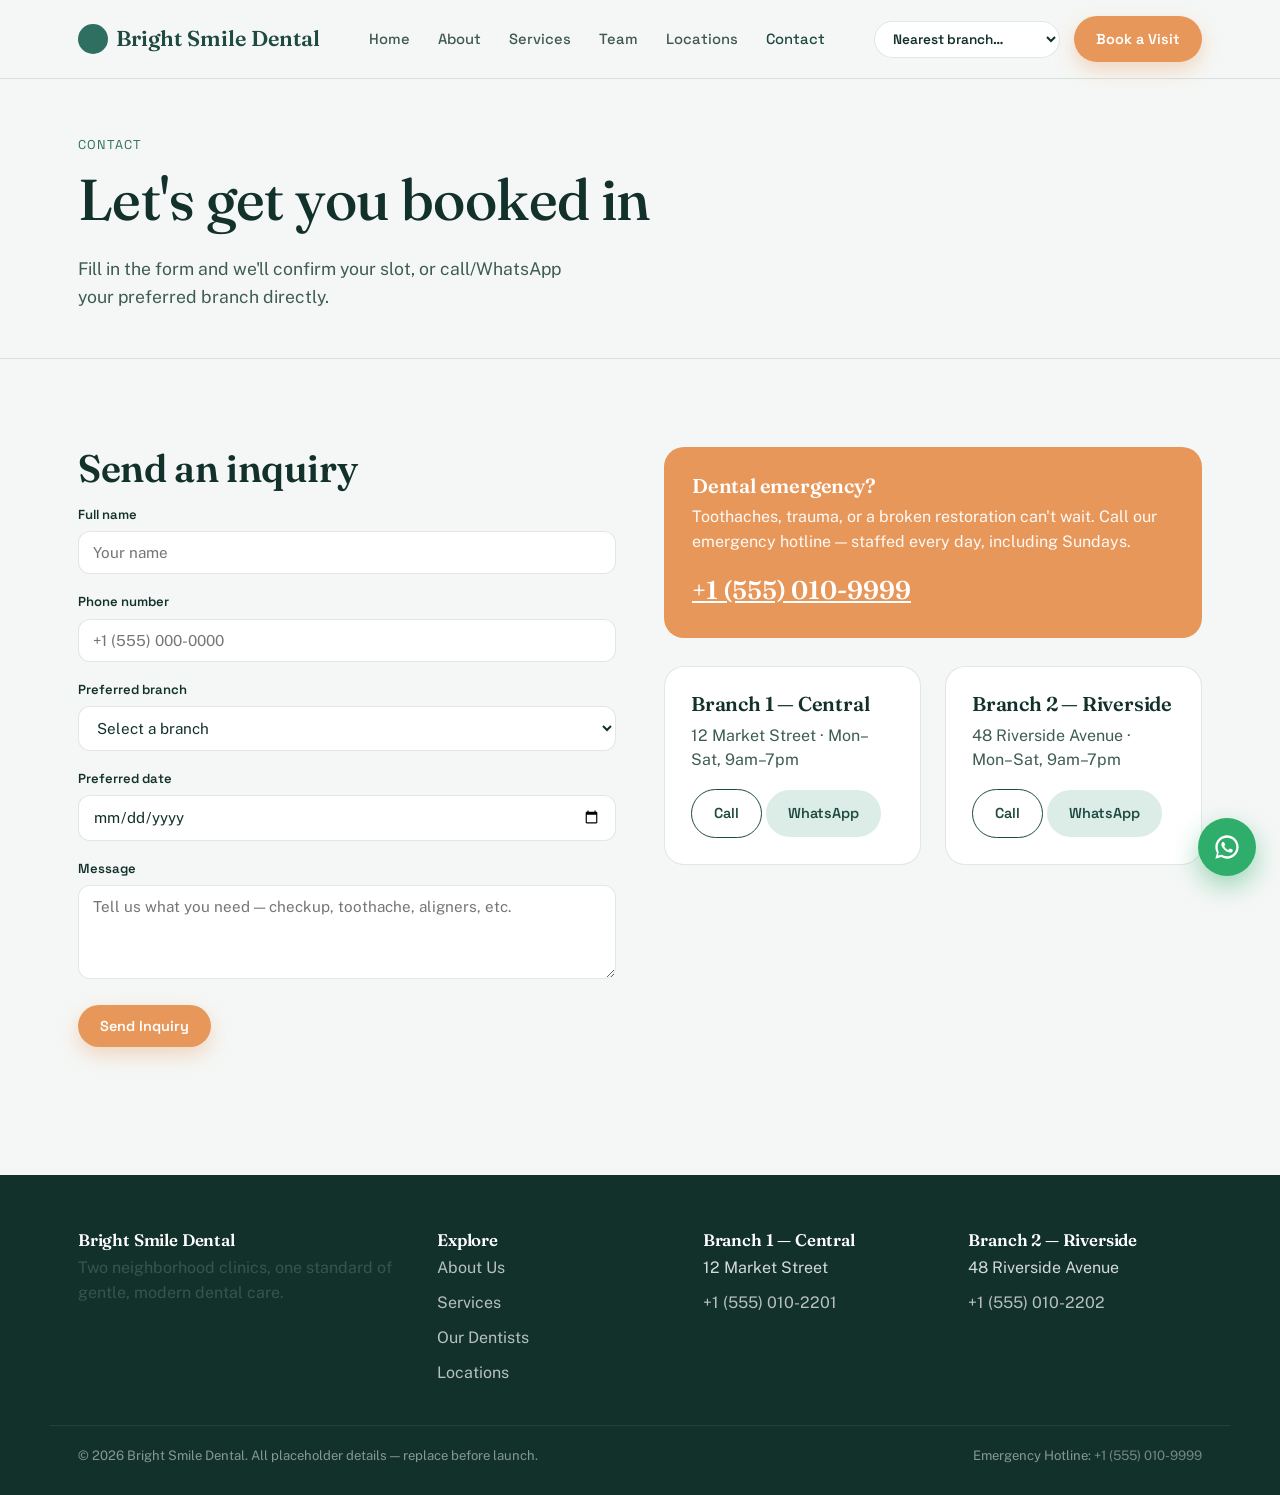
<file: contact.html>
<!DOCTYPE html>
<html lang="en">
<head>
<meta charset="UTF-8">
<meta name="viewport" content="width=device-width, initial-scale=1.0">
<title>Contact Us — Bright Smile Dental</title>
<meta name="description" content="Book an appointment at either Bright Smile Dental branch, or reach our emergency hotline for urgent dental issues.">
<link rel="stylesheet" href="styles.css">
</head>
<body>

<header class="site-header">
  <div class="nav-wrap">
    <a href="index.html" class="logo"><span class="logo-mark"></span>Bright Smile Dental</a>
    <nav class="primary-nav">
      <a href="index.html">Home</a>
      <a href="about.html">About</a>
      <a href="services.html">Services</a>
      <a href="team.html">Team</a>
      <a href="locations.html">Locations</a>
      <a href="contact.html" class="active">Contact</a>
    </nav>
    <div class="nav-cta">
      <div class="branch-switcher">
        <select aria-label="Jump to a branch">
          <option value="">Nearest branch…</option>
          <option value="branch-1">Branch 1 — Central</option>
          <option value="branch-2">Branch 2 — Riverside</option>
        </select>
      </div>
      <a href="contact.html" class="btn btn-primary">Book a Visit</a>
      <button class="menu-toggle" aria-label="Toggle menu">☰</button>
    </div>
  </div>
</header>

<section class="page-hero">
  <div class="container">
    <p class="breadcrumb">Contact</p>
    <h1>Let's get you booked in</h1>
    <p class="hero-sub">Fill in the form and we'll confirm your slot, or call/WhatsApp your preferred branch directly.</p>
  </div>
</section>

<section>
  <div class="container contact-grid">
    <div>
      <h2>Send an inquiry</h2>
      <form id="contact-form" onsubmit="event.preventDefault(); document.getElementById('form-success').style.display='block'; this.reset();">
        <div class="form-field">
          <label for="name">Full name</label>
          <input type="text" id="name" name="name" required placeholder="Your name">
        </div>
        <div class="form-field">
          <label for="phone">Phone number</label>
          <input type="tel" id="phone" name="phone" required placeholder="+1 (555) 000-0000">
        </div>
        <div class="form-field">
          <label for="branch">Preferred branch</label>
          <select id="branch" name="branch" required>
            <option value="">Select a branch</option>
            <option value="branch-1">Branch 1 — Central</option>
            <option value="branch-2">Branch 2 — Riverside</option>
            <option value="either">Either — whichever's soonest</option>
          </select>
        </div>
        <div class="form-field">
          <label for="date">Preferred date</label>
          <input type="date" id="date" name="date">
        </div>
        <div class="form-field">
          <label for="message">Message</label>
          <textarea id="message" name="message" rows="4" placeholder="Tell us what you need — checkup, toothache, aligners, etc."></textarea>
        </div>
        <button type="submit" class="btn btn-primary">Send Inquiry</button>
        <p id="form-success" style="display:none; color: var(--teal-dark); margin-top:14px; font-weight:600;">Thanks — we'll confirm your appointment shortly. (Demo form — connect to a booking backend before launch.)</p>
      </form>
    </div>

    <div>
      <div class="emergency-box">
        <h3>Dental emergency?</h3>
        <p style="color:white; opacity:0.95;">Toothaches, trauma, or a broken restoration can't wait. Call our emergency hotline — staffed every day, including Sundays.</p>
        <a href="tel:+15550109999" style="font-family: var(--font-display); font-size:1.6rem; font-weight:600;">+1 (555) 010-9999</a>
      </div>

      <div style="margin-top: 28px;" class="grid-cards" >
        <div class="card">
          <h3>Branch 1 — Central</h3>
          <p>12 Market Street · Mon–Sat, 9am–7pm</p>
          <div class="phone-row">
            <a href="tel:+15550102201" class="btn btn-outline">Call</a>
            <a href="https://wa.me/15550102201" class="btn btn-ghost">WhatsApp</a>
          </div>
        </div>
        <div class="card">
          <h3>Branch 2 — Riverside</h3>
          <p>48 Riverside Avenue · Mon–Sat, 9am–7pm</p>
          <div class="phone-row">
            <a href="tel:+15550102202" class="btn btn-outline">Call</a>
            <a href="https://wa.me/15550102202" class="btn btn-ghost">WhatsApp</a>
          </div>
        </div>
      </div>
    </div>
  </div>
</section>

<footer class="site-footer">
  <div class="container footer-grid">
    <div>
      <h3>Bright Smile Dental</h3>
      <p style="opacity:0.85;">Two neighborhood clinics, one standard of gentle, modern dental care.</p>
    </div>
    <div>
      <h3>Explore</h3>
      <ul>
        <li><a href="about.html">About Us</a></li>
        <li><a href="services.html">Services</a></li>
        <li><a href="team.html">Our Dentists</a></li>
        <li><a href="locations.html">Locations</a></li>
      </ul>
    </div>
    <div>
      <h3>Branch 1 — Central</h3>
      <ul>
        <li>12 Market Street</li>
        <li><a href="tel:+15550102201">+1 (555) 010-2201</a></li>
      </ul>
    </div>
    <div>
      <h3>Branch 2 — Riverside</h3>
      <ul>
        <li>48 Riverside Avenue</li>
        <li><a href="tel:+15550102202">+1 (555) 010-2202</a></li>
      </ul>
    </div>
  </div>
  <div class="container footer-bottom">
    <span>© 2026 Bright Smile Dental. All placeholder details — replace before launch.</span>
    <span>Emergency Hotline: <a href="tel:+15550109999">+1 (555) 010-9999</a></span>
  </div>
</footer>

<a href="https://wa.me/15550102201" class="whatsapp-float" aria-label="Chat on WhatsApp">
  <svg width="28" height="28" viewBox="0 0 24 24" fill="white"><path d="M12 2C6.48 2 2 6.48 2 12c0 1.85.5 3.58 1.38 5.07L2 22l5.07-1.36A9.94 9.94 0 0012 22c5.52 0 10-4.48 10-10S17.52 2 12 2zm0 18c-1.66 0-3.2-.46-4.52-1.26l-.32-.19-3.01.81.81-2.94-.21-.32A7.94 7.94 0 014 12c0-4.41 3.59-8 8-8s8 3.59 8 8-3.59 8-8 8zm4.4-5.9c-.24-.12-1.43-.71-1.65-.79-.22-.08-.38-.12-.54.12-.16.24-.62.79-.76.95-.14.16-.28.18-.52.06-.24-.12-1.01-.37-1.92-1.18-.71-.63-1.19-1.42-1.33-1.66-.14-.24-.01-.37.11-.49.11-.11.24-.28.36-.42.12-.14.16-.24.24-.4.08-.16.04-.3-.02-.42-.06-.12-.54-1.31-.74-1.79-.19-.47-.39-.4-.54-.41-.14-.01-.3-.01-.46-.01-.16 0-.42.06-.64.3-.22.24-.84.82-.84 2s.86 2.32.98 2.48c.12.16 1.7 2.6 4.12 3.64.58.25 1.03.4 1.38.51.58.18 1.11.16 1.53.1.47-.07 1.43-.58 1.63-1.15.2-.56.2-1.04.14-1.15-.06-.1-.22-.16-.46-.28z"/></svg>
</a>

<script src="script.js"></script>
</body>
</html>
</file>
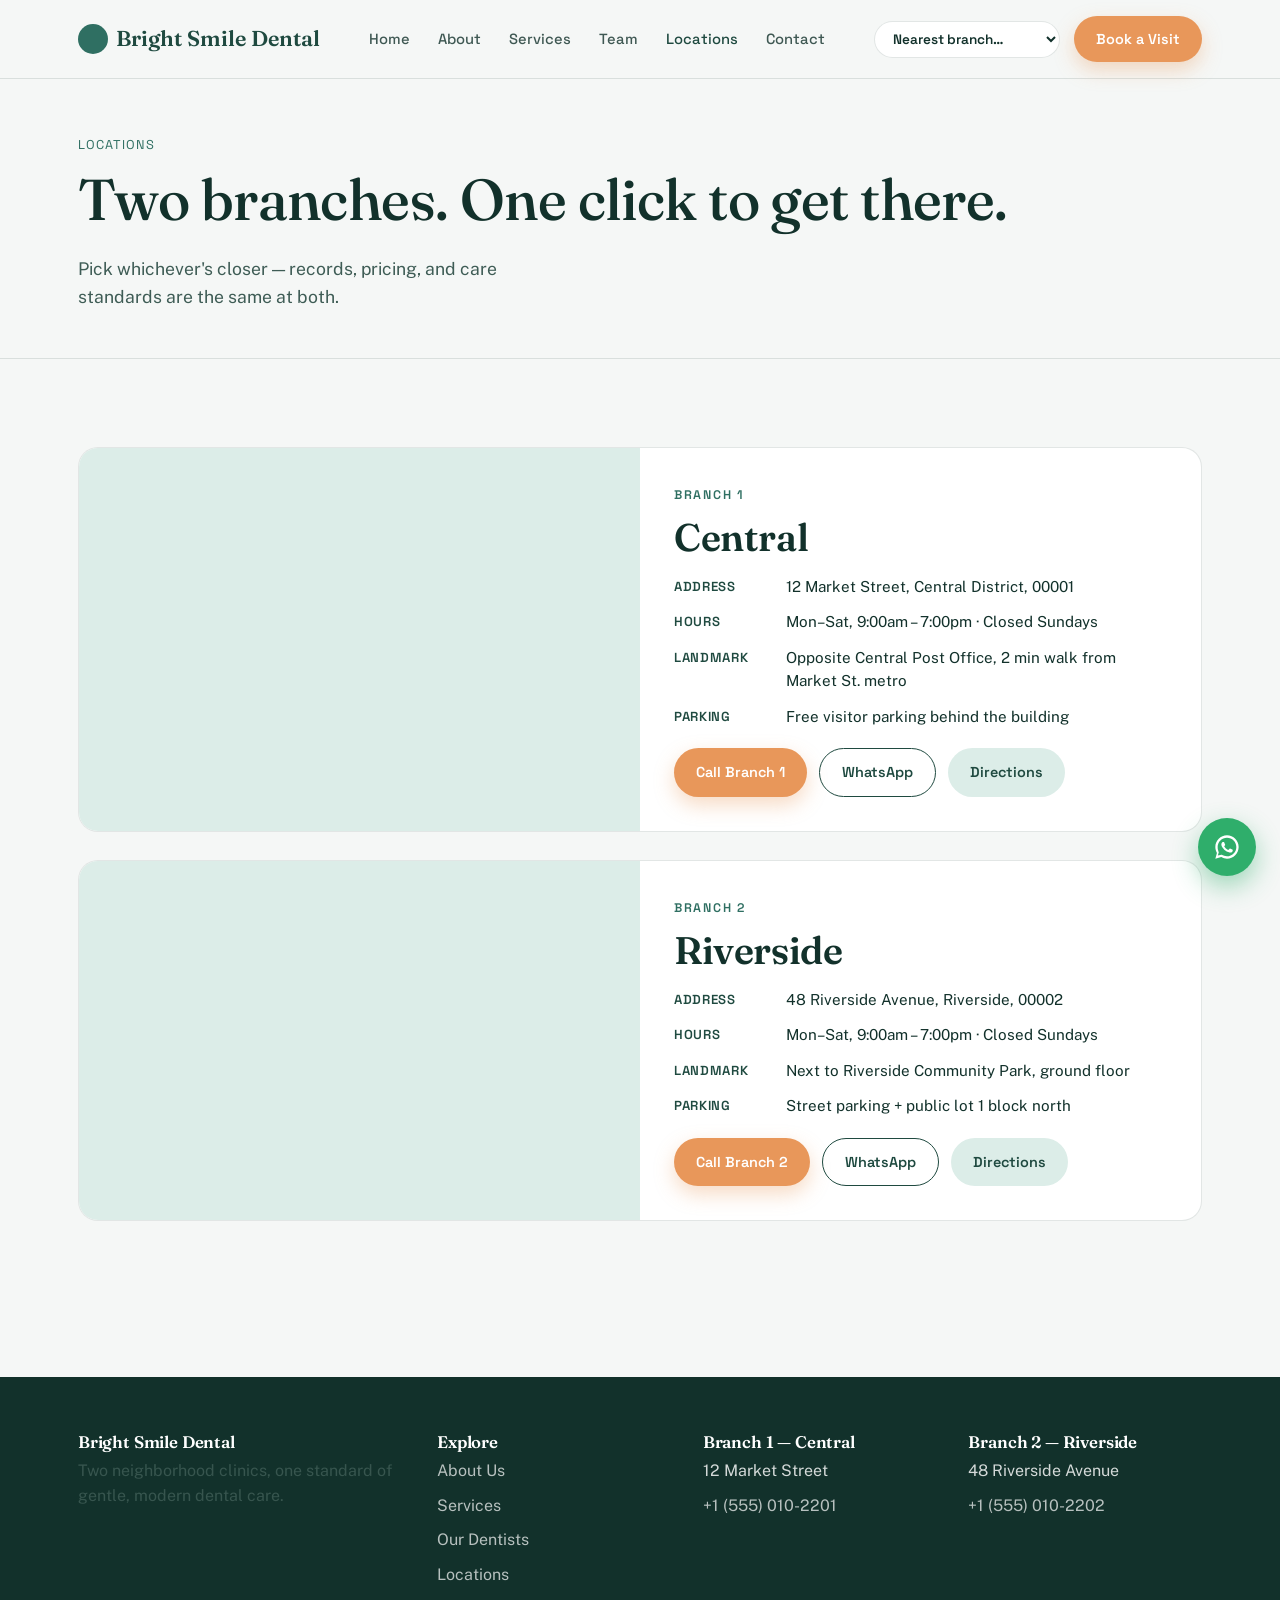
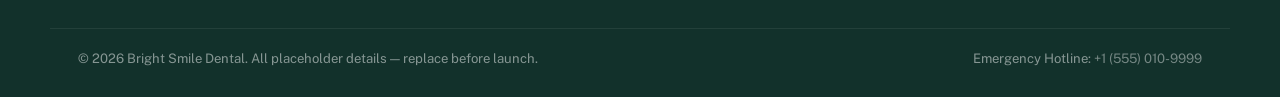
<file: locations.html>
<!DOCTYPE html>
<html lang="en">
<head>
<meta charset="UTF-8">
<meta name="viewport" content="width=device-width, initial-scale=1.0">
<title>Locations — Bright Smile Dental</title>
<meta name="description" content="Find Bright Smile Dental's two branches — Central and Riverside — with addresses, hours, phone, WhatsApp, and directions.">
<link rel="stylesheet" href="styles.css">
</head>
<body>

<header class="site-header">
  <div class="nav-wrap">
    <a href="index.html" class="logo"><span class="logo-mark"></span>Bright Smile Dental</a>
    <nav class="primary-nav">
      <a href="index.html">Home</a>
      <a href="about.html">About</a>
      <a href="services.html">Services</a>
      <a href="team.html">Team</a>
      <a href="locations.html" class="active">Locations</a>
      <a href="contact.html">Contact</a>
    </nav>
    <div class="nav-cta">
      <div class="branch-switcher">
        <select aria-label="Jump to a branch">
          <option value="">Nearest branch…</option>
          <option value="branch-1">Branch 1 — Central</option>
          <option value="branch-2">Branch 2 — Riverside</option>
        </select>
      </div>
      <a href="contact.html" class="btn btn-primary">Book a Visit</a>
      <button class="menu-toggle" aria-label="Toggle menu">☰</button>
    </div>
  </div>
</header>

<section class="page-hero">
  <div class="container">
    <p class="breadcrumb">Locations</p>
    <h1>Two branches. One click to get there.</h1>
    <p class="hero-sub">Pick whichever's closer — records, pricing, and care standards are the same at both.</p>
  </div>
</section>

<section>
  <div class="container">

    <div class="location-card" id="branch-1">
      <div class="location-grid">
        <div class="location-map">
          <iframe
            src="https://www.google.com/maps?q=12+Market+Street&output=embed"
            width="100%" height="100%" style="border:0; position:absolute; inset:0;"
            allowfullscreen loading="lazy" referrerpolicy="no-referrer-when-downgrade"
            title="Map to Branch 1 — Central"></iframe>
        </div>
        <div class="location-body">
          <p class="eyebrow">Branch 1</p>
          <h2>Central</h2>
          <div class="location-detail-row"><span class="k">Address</span><span>12 Market Street, Central District, 00001</span></div>
          <div class="location-detail-row"><span class="k">Hours</span><span>Mon–Sat, 9:00am – 7:00pm · Closed Sundays</span></div>
          <div class="location-detail-row"><span class="k">Landmark</span><span>Opposite Central Post Office, 2 min walk from Market St. metro</span></div>
          <div class="location-detail-row"><span class="k">Parking</span><span>Free visitor parking behind the building</span></div>
          <div class="location-cta-row">
            <a href="tel:+15550102201" class="btn btn-primary">Call Branch 1</a>
            <a href="https://wa.me/15550102201" class="btn btn-outline">WhatsApp</a>
            <a href="https://www.google.com/maps?q=12+Market+Street" class="btn btn-ghost" target="_blank" rel="noopener">Directions</a>
          </div>
        </div>
      </div>
    </div>

    <div class="location-card" id="branch-2">
      <div class="location-grid">
        <div class="location-map">
          <iframe
            src="https://www.google.com/maps?q=48+Riverside+Avenue&output=embed"
            width="100%" height="100%" style="border:0; position:absolute; inset:0;"
            allowfullscreen loading="lazy" referrerpolicy="no-referrer-when-downgrade"
            title="Map to Branch 2 — Riverside"></iframe>
        </div>
        <div class="location-body">
          <p class="eyebrow">Branch 2</p>
          <h2>Riverside</h2>
          <div class="location-detail-row"><span class="k">Address</span><span>48 Riverside Avenue, Riverside, 00002</span></div>
          <div class="location-detail-row"><span class="k">Hours</span><span>Mon–Sat, 9:00am – 7:00pm · Closed Sundays</span></div>
          <div class="location-detail-row"><span class="k">Landmark</span><span>Next to Riverside Community Park, ground floor</span></div>
          <div class="location-detail-row"><span class="k">Parking</span><span>Street parking + public lot 1 block north</span></div>
          <div class="location-cta-row">
            <a href="tel:+15550102202" class="btn btn-primary">Call Branch 2</a>
            <a href="https://wa.me/15550102202" class="btn btn-outline">WhatsApp</a>
            <a href="https://www.google.com/maps?q=48+Riverside+Avenue" class="btn btn-ghost" target="_blank" rel="noopener">Directions</a>
          </div>
        </div>
      </div>
    </div>

  </div>
</section>

<footer class="site-footer">
  <div class="container footer-grid">
    <div>
      <h3>Bright Smile Dental</h3>
      <p style="opacity:0.85;">Two neighborhood clinics, one standard of gentle, modern dental care.</p>
    </div>
    <div>
      <h3>Explore</h3>
      <ul>
        <li><a href="about.html">About Us</a></li>
        <li><a href="services.html">Services</a></li>
        <li><a href="team.html">Our Dentists</a></li>
        <li><a href="locations.html">Locations</a></li>
      </ul>
    </div>
    <div>
      <h3>Branch 1 — Central</h3>
      <ul>
        <li>12 Market Street</li>
        <li><a href="tel:+15550102201">+1 (555) 010-2201</a></li>
      </ul>
    </div>
    <div>
      <h3>Branch 2 — Riverside</h3>
      <ul>
        <li>48 Riverside Avenue</li>
        <li><a href="tel:+15550102202">+1 (555) 010-2202</a></li>
      </ul>
    </div>
  </div>
  <div class="container footer-bottom">
    <span>© 2026 Bright Smile Dental. All placeholder details — replace before launch.</span>
    <span>Emergency Hotline: <a href="tel:+15550109999">+1 (555) 010-9999</a></span>
  </div>
</footer>

<a href="https://wa.me/15550102201" class="whatsapp-float" aria-label="Chat on WhatsApp">
  <svg width="28" height="28" viewBox="0 0 24 24" fill="white"><path d="M12 2C6.48 2 2 6.48 2 12c0 1.85.5 3.58 1.38 5.07L2 22l5.07-1.36A9.94 9.94 0 0012 22c5.52 0 10-4.48 10-10S17.52 2 12 2zm0 18c-1.66 0-3.2-.46-4.52-1.26l-.32-.19-3.01.81.81-2.94-.21-.32A7.94 7.94 0 014 12c0-4.41 3.59-8 8-8s8 3.59 8 8-3.59 8-8 8zm4.4-5.9c-.24-.12-1.43-.71-1.65-.79-.22-.08-.38-.12-.54.12-.16.24-.62.79-.76.95-.14.16-.28.18-.52.06-.24-.12-1.01-.37-1.92-1.18-.71-.63-1.19-1.42-1.33-1.66-.14-.24-.01-.37.11-.49.11-.11.24-.28.36-.42.12-.14.16-.24.24-.4.08-.16.04-.3-.02-.42-.06-.12-.54-1.31-.74-1.79-.19-.47-.39-.4-.54-.41-.14-.01-.3-.01-.46-.01-.16 0-.42.06-.64.3-.22.24-.84.82-.84 2s.86 2.32.98 2.48c.12.16 1.7 2.6 4.12 3.64.58.25 1.03.4 1.38.51.58.18 1.11.16 1.53.1.47-.07 1.43-.58 1.63-1.15.2-.56.2-1.04.14-1.15-.06-.1-.22-.16-.46-.28z"/></svg>
</a>

<script src="script.js"></script>
</body>
</html>
</file>
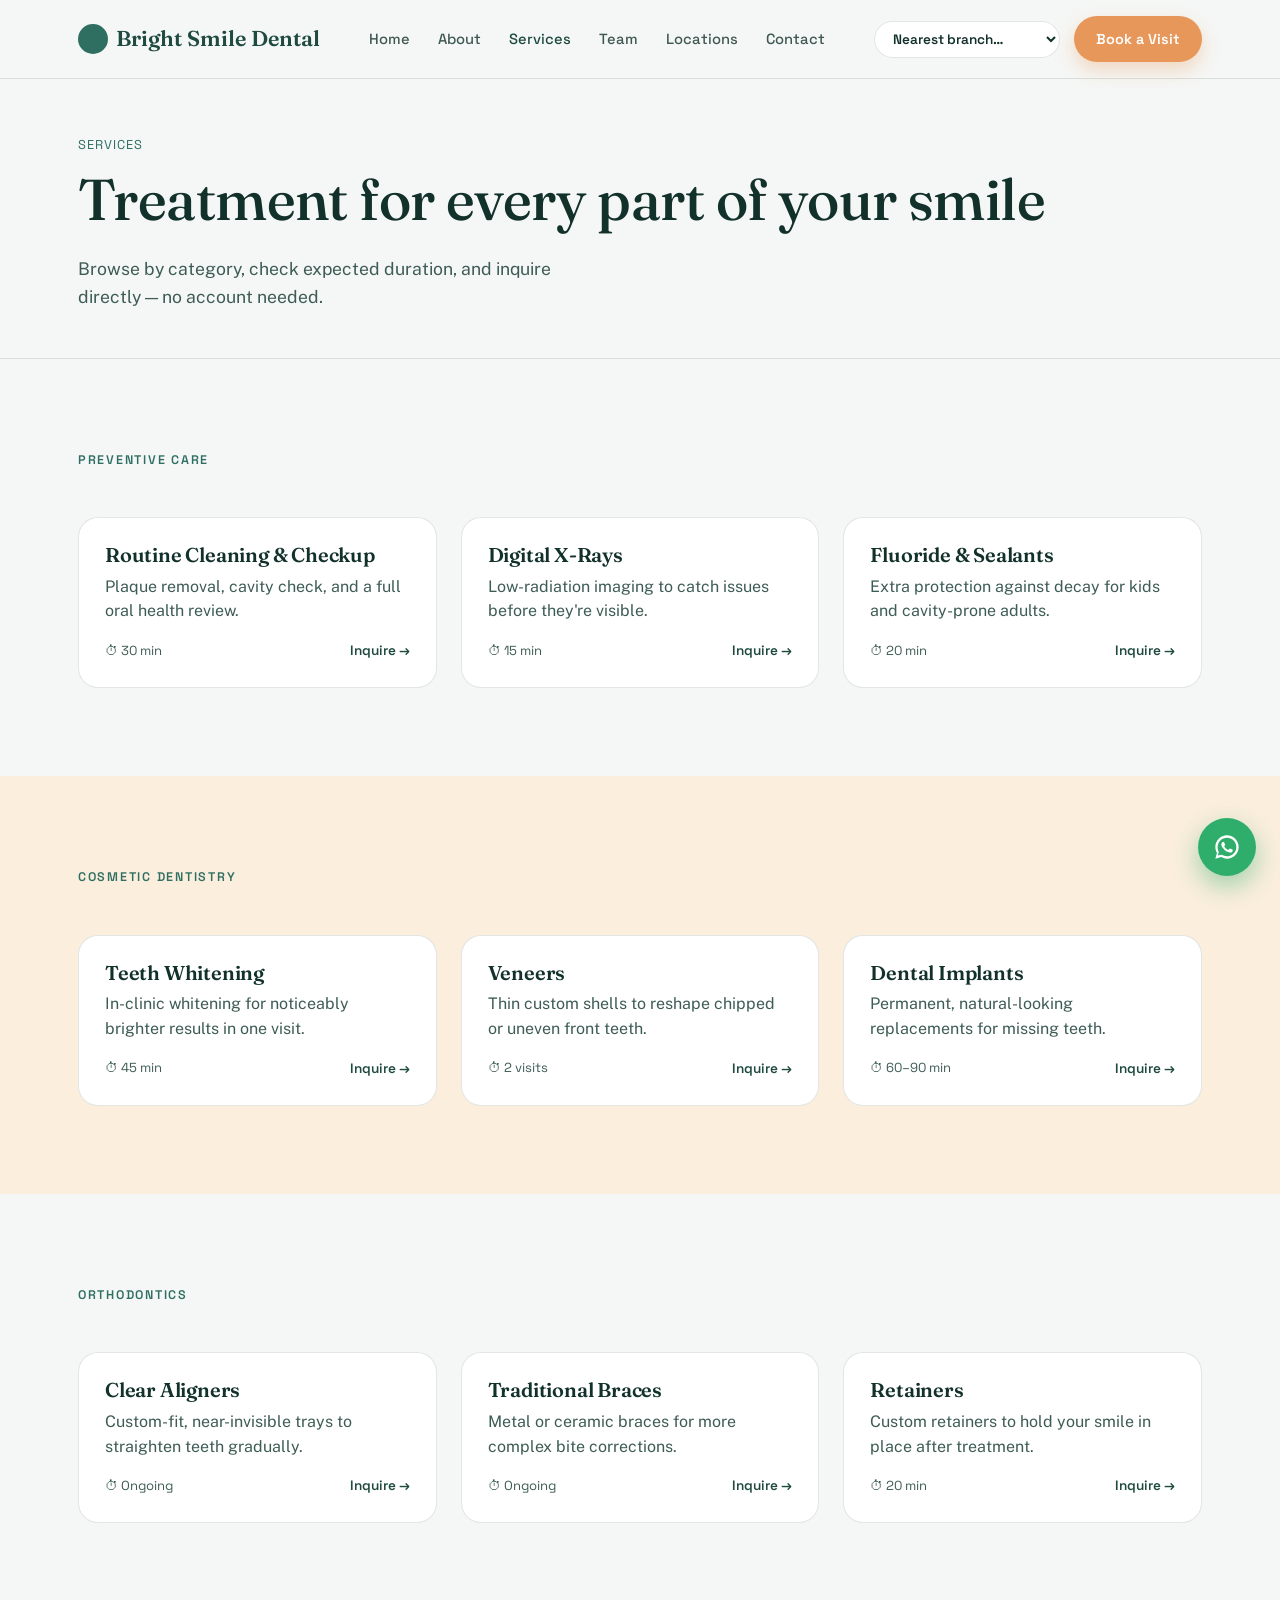
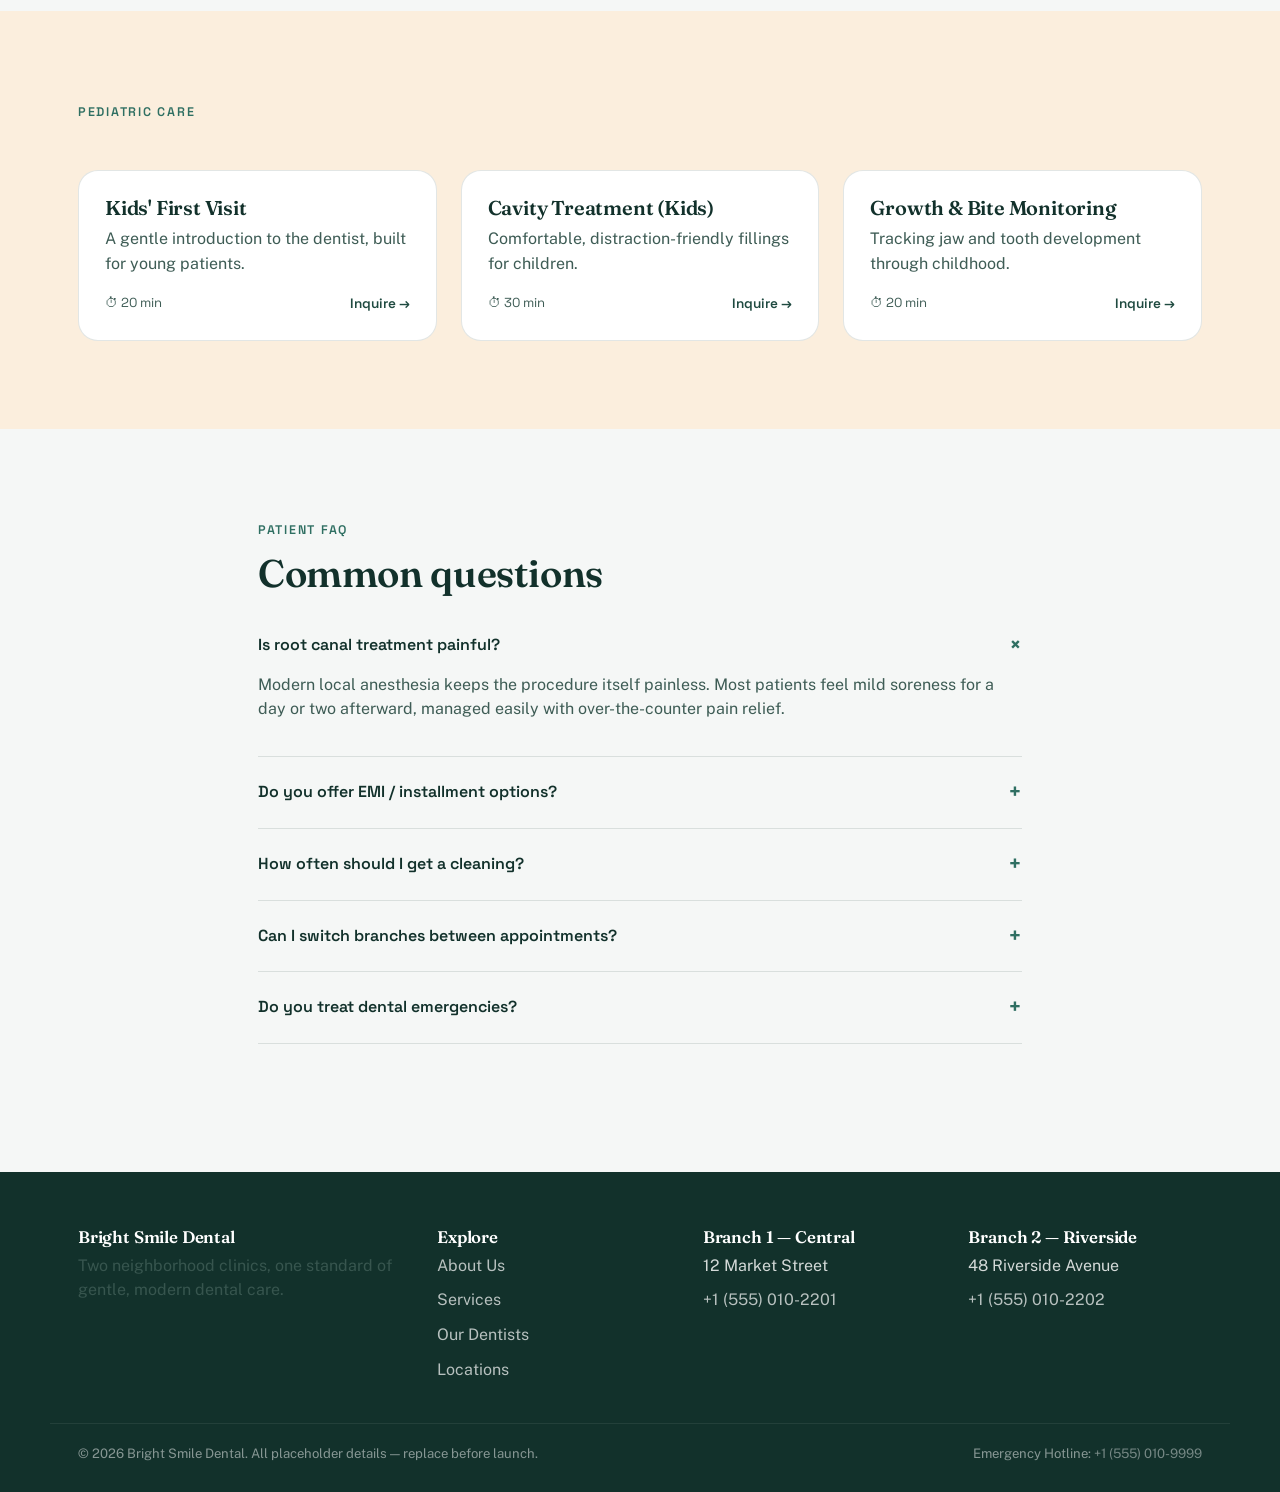
<file: services.html>
<!DOCTYPE html>
<html lang="en">
<head>
<meta charset="UTF-8">
<meta name="viewport" content="width=device-width, initial-scale=1.0">
<title>Services — Bright Smile Dental</title>
<meta name="description" content="Preventive care, cosmetic dentistry, orthodontics, and pediatric care at Bright Smile Dental. Treatment durations and inquiry links included.">
<link rel="stylesheet" href="styles.css">
</head>
<body>

<header class="site-header">
  <div class="nav-wrap">
    <a href="index.html" class="logo"><span class="logo-mark"></span>Bright Smile Dental</a>
    <nav class="primary-nav">
      <a href="index.html">Home</a>
      <a href="about.html">About</a>
      <a href="services.html" class="active">Services</a>
      <a href="team.html">Team</a>
      <a href="locations.html">Locations</a>
      <a href="contact.html">Contact</a>
    </nav>
    <div class="nav-cta">
      <div class="branch-switcher">
        <select aria-label="Jump to a branch">
          <option value="">Nearest branch…</option>
          <option value="branch-1">Branch 1 — Central</option>
          <option value="branch-2">Branch 2 — Riverside</option>
        </select>
      </div>
      <a href="contact.html" class="btn btn-primary">Book a Visit</a>
      <button class="menu-toggle" aria-label="Toggle menu">☰</button>
    </div>
  </div>
</header>

<section class="page-hero">
  <div class="container">
    <p class="breadcrumb">Services</p>
    <h1>Treatment for every part of your smile</h1>
    <p class="hero-sub">Browse by category, check expected duration, and inquire directly — no account needed.</p>
  </div>
</section>

<section>
  <div class="container">
    <p class="eyebrow">Preventive Care</p>
    <div class="grid-cards">
      <div class="card">
        <h3>Routine Cleaning & Checkup</h3>
        <p>Plaque removal, cavity check, and a full oral health review.</p>
        <div class="card-meta"><span>⏱ 30 min</span><a href="contact.html" class="card-link">Inquire →</a></div>
      </div>
      <div class="card">
        <h3>Digital X-Rays</h3>
        <p>Low-radiation imaging to catch issues before they're visible.</p>
        <div class="card-meta"><span>⏱ 15 min</span><a href="contact.html" class="card-link">Inquire →</a></div>
      </div>
      <div class="card">
        <h3>Fluoride & Sealants</h3>
        <p>Extra protection against decay for kids and cavity-prone adults.</p>
        <div class="card-meta"><span>⏱ 20 min</span><a href="contact.html" class="card-link">Inquire →</a></div>
      </div>
    </div>
  </div>
</section>

<section style="background: var(--bg-card-warm);">
  <div class="container">
    <p class="eyebrow">Cosmetic Dentistry</p>
    <div class="grid-cards">
      <div class="card">
        <h3>Teeth Whitening</h3>
        <p>In-clinic whitening for noticeably brighter results in one visit.</p>
        <div class="card-meta"><span>⏱ 45 min</span><a href="contact.html" class="card-link">Inquire →</a></div>
      </div>
      <div class="card">
        <h3>Veneers</h3>
        <p>Thin custom shells to reshape chipped or uneven front teeth.</p>
        <div class="card-meta"><span>⏱ 2 visits</span><a href="contact.html" class="card-link">Inquire →</a></div>
      </div>
      <div class="card">
        <h3>Dental Implants</h3>
        <p>Permanent, natural-looking replacements for missing teeth.</p>
        <div class="card-meta"><span>⏱ 60–90 min</span><a href="contact.html" class="card-link">Inquire →</a></div>
      </div>
    </div>
  </div>
</section>

<section>
  <div class="container">
    <p class="eyebrow">Orthodontics</p>
    <div class="grid-cards">
      <div class="card">
        <h3>Clear Aligners</h3>
        <p>Custom-fit, near-invisible trays to straighten teeth gradually.</p>
        <div class="card-meta"><span>⏱ Ongoing</span><a href="contact.html" class="card-link">Inquire →</a></div>
      </div>
      <div class="card">
        <h3>Traditional Braces</h3>
        <p>Metal or ceramic braces for more complex bite corrections.</p>
        <div class="card-meta"><span>⏱ Ongoing</span><a href="contact.html" class="card-link">Inquire →</a></div>
      </div>
      <div class="card">
        <h3>Retainers</h3>
        <p>Custom retainers to hold your smile in place after treatment.</p>
        <div class="card-meta"><span>⏱ 20 min</span><a href="contact.html" class="card-link">Inquire →</a></div>
      </div>
    </div>
  </div>
</section>

<section style="background: var(--bg-card-warm);">
  <div class="container">
    <p class="eyebrow">Pediatric Care</p>
    <div class="grid-cards">
      <div class="card">
        <h3>Kids' First Visit</h3>
        <p>A gentle introduction to the dentist, built for young patients.</p>
        <div class="card-meta"><span>⏱ 20 min</span><a href="contact.html" class="card-link">Inquire →</a></div>
      </div>
      <div class="card">
        <h3>Cavity Treatment (Kids)</h3>
        <p>Comfortable, distraction-friendly fillings for children.</p>
        <div class="card-meta"><span>⏱ 30 min</span><a href="contact.html" class="card-link">Inquire →</a></div>
      </div>
      <div class="card">
        <h3>Growth & Bite Monitoring</h3>
        <p>Tracking jaw and tooth development through childhood.</p>
        <div class="card-meta"><span>⏱ 20 min</span><a href="contact.html" class="card-link">Inquire →</a></div>
      </div>
    </div>
  </div>
</section>

<section>
  <div class="container" style="max-width:820px;">
    <p class="eyebrow">Patient FAQ</p>
    <h2>Common questions</h2>

    <div class="faq-item open">
      <div class="faq-q"><span>Is root canal treatment painful?</span><span class="plus">+</span></div>
      <div class="faq-a"><p>Modern local anesthesia keeps the procedure itself painless. Most patients feel mild soreness for a day or two afterward, managed easily with over-the-counter pain relief.</p></div>
    </div>
    <div class="faq-item">
      <div class="faq-q"><span>Do you offer EMI / installment options?</span><span class="plus">+</span></div>
      <div class="faq-a"><p>Yes — for implants, aligners, and larger treatment plans, we offer installment options. Ask our front desk at either branch for current terms.</p></div>
    </div>
    <div class="faq-item">
      <div class="faq-q"><span>How often should I get a cleaning?</span><span class="plus">+</span></div>
      <div class="faq-a"><p>We recommend a checkup and cleaning every six months, or more often if you're undergoing active treatment like braces.</p></div>
    </div>
    <div class="faq-item">
      <div class="faq-q"><span>Can I switch branches between appointments?</span><span class="plus">+</span></div>
      <div class="faq-a"><p>Yes. Your records are shared across both branches, so you can book whichever location is more convenient each visit.</p></div>
    </div>
    <div class="faq-item">
      <div class="faq-q"><span>Do you treat dental emergencies?</span><span class="plus">+</span></div>
      <div class="faq-a"><p>Yes — call our emergency hotline for toothaches, trauma, or broken restorations, and we'll get you seen as soon as possible.</p></div>
    </div>
  </div>
</section>

<footer class="site-footer">
  <div class="container footer-grid">
    <div>
      <h3>Bright Smile Dental</h3>
      <p style="opacity:0.85;">Two neighborhood clinics, one standard of gentle, modern dental care.</p>
    </div>
    <div>
      <h3>Explore</h3>
      <ul>
        <li><a href="about.html">About Us</a></li>
        <li><a href="services.html">Services</a></li>
        <li><a href="team.html">Our Dentists</a></li>
        <li><a href="locations.html">Locations</a></li>
      </ul>
    </div>
    <div>
      <h3>Branch 1 — Central</h3>
      <ul>
        <li>12 Market Street</li>
        <li><a href="tel:+15550102201">+1 (555) 010-2201</a></li>
      </ul>
    </div>
    <div>
      <h3>Branch 2 — Riverside</h3>
      <ul>
        <li>48 Riverside Avenue</li>
        <li><a href="tel:+15550102202">+1 (555) 010-2202</a></li>
      </ul>
    </div>
  </div>
  <div class="container footer-bottom">
    <span>© 2026 Bright Smile Dental. All placeholder details — replace before launch.</span>
    <span>Emergency Hotline: <a href="tel:+15550109999">+1 (555) 010-9999</a></span>
  </div>
</footer>

<a href="https://wa.me/15550102201" class="whatsapp-float" aria-label="Chat on WhatsApp">
  <svg width="28" height="28" viewBox="0 0 24 24" fill="white"><path d="M12 2C6.48 2 2 6.48 2 12c0 1.85.5 3.58 1.38 5.07L2 22l5.07-1.36A9.94 9.94 0 0012 22c5.52 0 10-4.48 10-10S17.52 2 12 2zm0 18c-1.66 0-3.2-.46-4.52-1.26l-.32-.19-3.01.81.81-2.94-.21-.32A7.94 7.94 0 014 12c0-4.41 3.59-8 8-8s8 3.59 8 8-3.59 8-8 8zm4.4-5.9c-.24-.12-1.43-.71-1.65-.79-.22-.08-.38-.12-.54.12-.16.24-.62.79-.76.95-.14.16-.28.18-.52.06-.24-.12-1.01-.37-1.92-1.18-.71-.63-1.19-1.42-1.33-1.66-.14-.24-.01-.37.11-.49.11-.11.24-.28.36-.42.12-.14.16-.24.24-.4.08-.16.04-.3-.02-.42-.06-.12-.54-1.31-.74-1.79-.19-.47-.39-.4-.54-.41-.14-.01-.3-.01-.46-.01-.16 0-.42.06-.64.3-.22.24-.84.82-.84 2s.86 2.32.98 2.48c.12.16 1.7 2.6 4.12 3.64.58.25 1.03.4 1.38.51.58.18 1.11.16 1.53.1.47-.07 1.43-.58 1.63-1.15.2-.56.2-1.04.14-1.15-.06-.1-.22-.16-.46-.28z"/></svg>
</a>

<script src="script.js"></script>
</body>
</html>
</file>
<file: styles.css>
/* ============================================================
   Bright Smile Dental — Design Tokens
   Palette: mint-white bg, deep pine ink, teal accent, warm amber CTA
   Display: Fraunces (warm serif, boutique-clinic feel)
   Body: Public Sans (clean, legible, trustworthy)
   Labels: Space Grotesk (clinical precision, eyebrows/data)
   Signature motif: the "smile arc" — a soft upward curve used as a
   recurring section divider and card underline, standing in for the
   literal smile without resorting to tooth iconography everywhere.
   ============================================================ */

@import url('https://fonts.googleapis.com/css2?family=Fraunces:opsz,wght@9..144,400;9..144,500;9..144,600&family=Public+Sans:wght@400;500;600;700&family=Space+Grotesk:wght@500;600&display=swap');

:root {
  --bg: #F5F7F6;
  --bg-card: #DCEDE8;
  --bg-card-warm: #FBEEDD;
  --ink: #12312B;
  --ink-soft: #3E5C55;
  --teal: #2F6F62;
  --teal-dark: #1F4A40;
  --amber: #E8975A;
  --amber-dark: #C97A3E;
  --white: #FFFFFF;
  --line: rgba(18, 49, 43, 0.12);

  --font-display: 'Fraunces', serif;
  --font-body: 'Public Sans', sans-serif;
  --font-label: 'Space Grotesk', sans-serif;

  --radius: 20px;
  --radius-sm: 12px;
  --shadow: 0 12px 32px rgba(18, 49, 43, 0.08);
}

* { box-sizing: border-box; }

html { scroll-behavior: smooth; }

body {
  margin: 0;
  font-family: var(--font-body);
  background: var(--bg);
  color: var(--ink);
  line-height: 1.55;
  -webkit-font-smoothing: antialiased;
}

img { max-width: 100%; display: block; }
a { color: inherit; }

h1, h2, h3 {
  font-family: var(--font-display);
  font-weight: 600;
  line-height: 1.12;
  margin: 0 0 0.4em;
  letter-spacing: -0.01em;
}
h1 { font-size: clamp(2.4rem, 5vw, 3.6rem); font-weight: 500; }
h2 { font-size: clamp(1.7rem, 3.2vw, 2.4rem); }
h3 { font-size: 1.25rem; }
p { margin: 0 0 1em; color: var(--ink-soft); }

.eyebrow {
  font-family: var(--font-label);
  font-weight: 600;
  font-size: 0.78rem;
  letter-spacing: 0.14em;
  text-transform: uppercase;
  color: var(--teal);
  display: inline-flex;
  align-items: center;
  gap: 0.5em;
  margin-bottom: 0.9em;
}

.container {
  max-width: 1180px;
  margin: 0 auto;
  padding: 0 28px;
}

section { padding: 88px 0; }
@media (max-width: 720px) { section { padding: 56px 0; } }

/* ---------- Smile arc divider (signature element) ---------- */
.smile-arc {
  width: 100%;
  height: 60px;
  display: block;
}
.smile-arc path { fill: none; stroke: var(--teal); stroke-width: 2; opacity: 0.35; }

.smile-underline {
  display: block;
  width: 64px;
  height: 14px;
  margin-top: 6px;
}
.smile-underline path { fill: none; stroke: var(--amber); stroke-width: 3; stroke-linecap: round; }

/* ---------- Header / Nav ---------- */
header.site-header {
  position: sticky;
  top: 0;
  z-index: 50;
  background: rgba(245, 247, 246, 0.92);
  backdrop-filter: blur(10px);
  border-bottom: 1px solid var(--line);
}
.nav-wrap {
  max-width: 1180px;
  margin: 0 auto;
  padding: 16px 28px;
  display: flex;
  align-items: center;
  justify-content: space-between;
  gap: 20px;
}
.logo {
  font-family: var(--font-display);
  font-size: 1.35rem;
  font-weight: 600;
  color: var(--teal-dark);
  text-decoration: none;
  display: flex;
  align-items: center;
  gap: 8px;
}
.logo-mark {
  width: 30px; height: 30px;
  border-radius: 50%;
  background: var(--teal);
  display: inline-block;
}
nav.primary-nav {
  display: flex;
  align-items: center;
  gap: 28px;
  font-family: var(--font-label);
  font-size: 0.92rem;
  font-weight: 500;
}
nav.primary-nav a {
  text-decoration: none;
  color: var(--ink);
  opacity: 0.8;
  transition: opacity 0.2s;
}
nav.primary-nav a:hover, nav.primary-nav a.active { opacity: 1; color: var(--teal-dark); }

.branch-switcher select {
  font-family: var(--font-label);
  font-size: 0.85rem;
  font-weight: 600;
  border: 1px solid var(--line);
  background: var(--white);
  color: var(--ink);
  border-radius: 999px;
  padding: 8px 14px;
  cursor: pointer;
}

.btn {
  font-family: var(--font-label);
  font-weight: 600;
  font-size: 0.9rem;
  text-decoration: none;
  display: inline-flex;
  align-items: center;
  gap: 8px;
  padding: 12px 22px;
  border-radius: 999px;
  border: none;
  cursor: pointer;
  transition: transform 0.15s ease, box-shadow 0.15s ease;
}
.btn:hover { transform: translateY(-2px); }
.btn-primary { background: var(--amber); color: var(--white); box-shadow: 0 8px 20px rgba(232,151,90,0.35); }
.btn-primary:hover { background: var(--amber-dark); }
.btn-outline { background: transparent; color: var(--teal-dark); border: 1.5px solid var(--teal-dark); }
.btn-outline:hover { background: var(--teal-dark); color: var(--white); }
.btn-ghost { background: var(--bg-card); color: var(--teal-dark); }

.nav-cta { display: flex; align-items: center; gap: 14px; }
.menu-toggle { display: none; background: none; border: none; font-size: 1.6rem; cursor: pointer; color: var(--ink); }

@media (max-width: 860px) {
  nav.primary-nav { position: absolute; top: 100%; left: 0; right: 0; background: var(--white); flex-direction: column; align-items: flex-start; padding: 20px 28px; gap: 16px; border-bottom: 1px solid var(--line); display: none; }
  nav.primary-nav.open { display: flex; }
  .menu-toggle { display: block; }
  .branch-switcher { display: none; }
}

/* ---------- Hero ---------- */
.hero {
  padding: 72px 0 40px;
  position: relative;
  overflow: hidden;
}
.hero-grid {
  display: grid;
  grid-template-columns: 1.1fr 0.9fr;
  gap: 48px;
  align-items: center;
}
@media (max-width: 900px) { .hero-grid { grid-template-columns: 1fr; } }

.hero h1 span { color: var(--teal); }
.hero-sub { font-size: 1.1rem; max-width: 46ch; }
.hero-cta-row { display: flex; gap: 14px; flex-wrap: wrap; margin-top: 28px; }

.branch-picker {
  margin-top: 40px;
  background: var(--white);
  border-radius: var(--radius);
  padding: 22px;
  box-shadow: var(--shadow);
  border: 1px solid var(--line);
}
.branch-picker .eyebrow { margin-bottom: 14px; }
.branch-picker-options { display: grid; grid-template-columns: 1fr 1fr; gap: 12px; }
.branch-pick {
  display: block;
  text-decoration: none;
  border: 1.5px solid var(--line);
  border-radius: var(--radius-sm);
  padding: 16px;
  color: var(--ink);
  transition: border-color 0.2s, background 0.2s;
}
.branch-pick:hover { border-color: var(--teal); background: var(--bg-card); }
.branch-pick strong { font-family: var(--font-label); display: block; margin-bottom: 4px; }
.branch-pick small { color: var(--ink-soft); font-size: 0.82rem; }

.hero-art {
  aspect-ratio: 4/5;
  border-radius: 28px;
  background: linear-gradient(160deg, var(--bg-card) 0%, var(--teal) 120%);
  position: relative;
  overflow: hidden;
  display: flex;
  align-items: flex-end;
}
.hero-art .art-caption {
  background: rgba(18,49,43,0.55);
  color: var(--white);
  font-family: var(--font-label);
  font-size: 0.78rem;
  padding: 10px 16px;
  margin: 18px;
  border-radius: 999px;
  backdrop-filter: blur(4px);
}
.hero-art svg { position: absolute; inset: 0; width: 100%; height: 100%; }

/* ---------- Trust strip ---------- */
.trust-strip {
  padding: 30px 0;
  background: var(--teal-dark);
  color: var(--white);
}
.trust-row {
  display: flex;
  justify-content: space-between;
  flex-wrap: wrap;
  gap: 24px;
  text-align: center;
}
.trust-item { flex: 1; min-width: 160px; }
.trust-item .num { font-family: var(--font-display); font-size: 1.9rem; display: block; }
.trust-item .label { font-family: var(--font-label); font-size: 0.8rem; opacity: 0.8; text-transform: uppercase; letter-spacing: 0.08em; }

/* ---------- Cards / grids ---------- */
.grid-cards {
  display: grid;
  grid-template-columns: repeat(auto-fit, minmax(240px, 1fr));
  gap: 24px;
  margin-top: 36px;
}
.card {
  background: var(--white);
  border: 1px solid var(--line);
  border-radius: var(--radius);
  padding: 26px;
  transition: transform 0.2s, box-shadow 0.2s;
}
.card:hover { transform: translateY(-4px); box-shadow: var(--shadow); }
.card .icon-wrap {
  width: 46px; height: 46px;
  border-radius: 14px;
  background: var(--bg-card);
  display: flex; align-items: center; justify-content: center;
  margin-bottom: 16px;
  color: var(--teal-dark);
}
.card-meta { display: flex; justify-content: space-between; align-items: center; margin-top: 14px; font-family: var(--font-label); font-size: 0.82rem; color: var(--ink-soft); }
.card a.card-link { color: var(--teal-dark); text-decoration: none; font-weight: 600; font-family: var(--font-label); font-size: 0.85rem; }

.section-head { max-width: 640px; margin-bottom: 8px; }
.section-head-row { display: flex; justify-content: space-between; align-items: flex-end; flex-wrap: wrap; gap: 20px; }

/* ---------- Branch overview cards (home) ---------- */
.branch-card {
  background: var(--white);
  border-radius: var(--radius);
  border: 1px solid var(--line);
  overflow: hidden;
}
.branch-card .art { height: 160px; background: linear-gradient(135deg, var(--bg-card), var(--teal)); position: relative; }
.branch-card .body { padding: 24px; }
.branch-card .phone-row { display: flex; gap: 10px; margin-top: 16px; flex-wrap: wrap; }

/* ---------- Testimonials ---------- */
.testi-track {
  display: flex;
  gap: 20px;
  overflow-x: auto;
  padding-bottom: 12px;
  scroll-snap-type: x mandatory;
}
.testi-card {
  flex: 0 0 320px;
  scroll-snap-align: start;
  background: var(--bg-card-warm);
  border-radius: var(--radius);
  padding: 26px;
}
.stars { color: var(--amber-dark); font-family: var(--font-label); letter-spacing: 2px; margin-bottom: 10px; }

/* ---------- Footer ---------- */
footer.site-footer {
  background: var(--ink);
  color: rgba(255,255,255,0.82);
  padding: 56px 0 28px;
  margin-top: 40px;
}
footer.site-footer h3 { color: var(--white); font-size: 1.05rem; }
.footer-grid {
  display: grid;
  grid-template-columns: 1.4fr 1fr 1fr 1fr;
  gap: 32px;
}
@media (max-width: 800px) { .footer-grid { grid-template-columns: 1fr 1fr; } }
footer.site-footer a { text-decoration: none; color: inherit; opacity: 0.85; }
footer.site-footer ul { list-style: none; padding: 0; margin: 0; display: flex; flex-direction: column; gap: 10px; }
.footer-bottom {
  border-top: 1px solid rgba(255,255,255,0.12);
  margin-top: 40px;
  padding-top: 20px;
  font-size: 0.82rem;
  opacity: 0.6;
  display: flex; justify-content: space-between; flex-wrap: wrap; gap: 10px;
}

/* ---------- Floating WhatsApp ---------- */
.whatsapp-float {
  position: fixed;
  bottom: 24px;
  right: 24px;
  z-index: 60;
  width: 58px; height: 58px;
  border-radius: 50%;
  background: #2FAE6B;
  display: flex; align-items: center; justify-content: center;
  box-shadow: 0 10px 26px rgba(47,174,107,0.45);
  text-decoration: none;
  transition: transform 0.2s;
}
.whatsapp-float:hover { transform: scale(1.07); }

/* ---------- Page hero (inner pages) ---------- */
.page-hero {
  padding: 56px 0 30px;
  border-bottom: 1px solid var(--line);
}
.breadcrumb { font-family: var(--font-label); font-size: 0.8rem; color: var(--teal); text-transform: uppercase; letter-spacing: 0.08em; }

/* ---------- FAQ accordion ---------- */
.faq-item { border-bottom: 1px solid var(--line); padding: 18px 0; }
.faq-q {
  display: flex; justify-content: space-between; align-items: center;
  cursor: pointer; font-family: var(--font-label); font-weight: 600; font-size: 1rem;
}
.faq-q .plus { font-size: 1.4rem; color: var(--teal); transition: transform 0.2s; }
.faq-item.open .faq-q .plus { transform: rotate(45deg); }
.faq-a { max-height: 0; overflow: hidden; transition: max-height 0.25s ease; }
.faq-item.open .faq-a { max-height: 240px; }
.faq-a p { padding-top: 10px; }

/* ---------- Team ---------- */
.doctor-card { text-align: left; }
.doctor-photo {
  aspect-ratio: 1/1;
  border-radius: var(--radius);
  background: linear-gradient(150deg, var(--bg-card), var(--teal));
  margin-bottom: 16px;
  position: relative;
  overflow: hidden;
}
.branch-tag {
  display: inline-block;
  font-family: var(--font-label);
  font-size: 0.72rem;
  font-weight: 600;
  background: var(--bg-card);
  color: var(--teal-dark);
  padding: 5px 12px;
  border-radius: 999px;
  margin-top: 10px;
}

/* ---------- Locations page ---------- */
.location-card {
  background: var(--white);
  border: 1px solid var(--line);
  border-radius: var(--radius);
  overflow: hidden;
  margin-bottom: 28px;
}
.location-grid { display: grid; grid-template-columns: 1fr 1fr; }
@media (max-width: 800px) { .location-grid { grid-template-columns: 1fr; } }
.location-map {
  min-height: 280px;
  background: var(--bg-card);
  position: relative;
}
.location-body { padding: 34px; }
.location-detail-row { display: flex; gap: 12px; margin-bottom: 12px; font-size: 0.95rem; }
.location-detail-row .k { font-family: var(--font-label); font-weight: 600; min-width: 100px; color: var(--teal-dark); font-size: 0.82rem; text-transform: uppercase; letter-spacing: 0.05em; padding-top: 2px; }
.location-cta-row { display: flex; gap: 12px; flex-wrap: wrap; margin-top: 20px; }

/* ---------- Contact form ---------- */
.contact-grid { display: grid; grid-template-columns: 1fr 1fr; gap: 48px; }
@media (max-width: 860px) { .contact-grid { grid-template-columns: 1fr; } }
.form-field { margin-bottom: 18px; }
.form-field label { display: block; font-family: var(--font-label); font-size: 0.82rem; font-weight: 600; margin-bottom: 6px; }
.form-field input, .form-field select, .form-field textarea {
  width: 100%;
  padding: 12px 14px;
  border-radius: var(--radius-sm);
  border: 1.5px solid var(--line);
  font-family: var(--font-body);
  font-size: 0.95rem;
  background: var(--white);
  color: var(--ink);
}
.form-field input:focus, .form-field select:focus, .form-field textarea:focus {
  outline: none; border-color: var(--teal);
}
.emergency-box {
  background: var(--amber);
  color: var(--white);
  border-radius: var(--radius);
  padding: 28px;
}
.emergency-box a { color: var(--white); text-decoration: underline; }

/* Accessibility */
a:focus-visible, button:focus-visible, select:focus-visible, input:focus-visible, textarea:focus-visible {
  outline: 3px solid var(--teal);
  outline-offset: 2px;
}
@media (prefers-reduced-motion: reduce) {
  * { animation: none !important; transition: none !important; }
}
</file>
